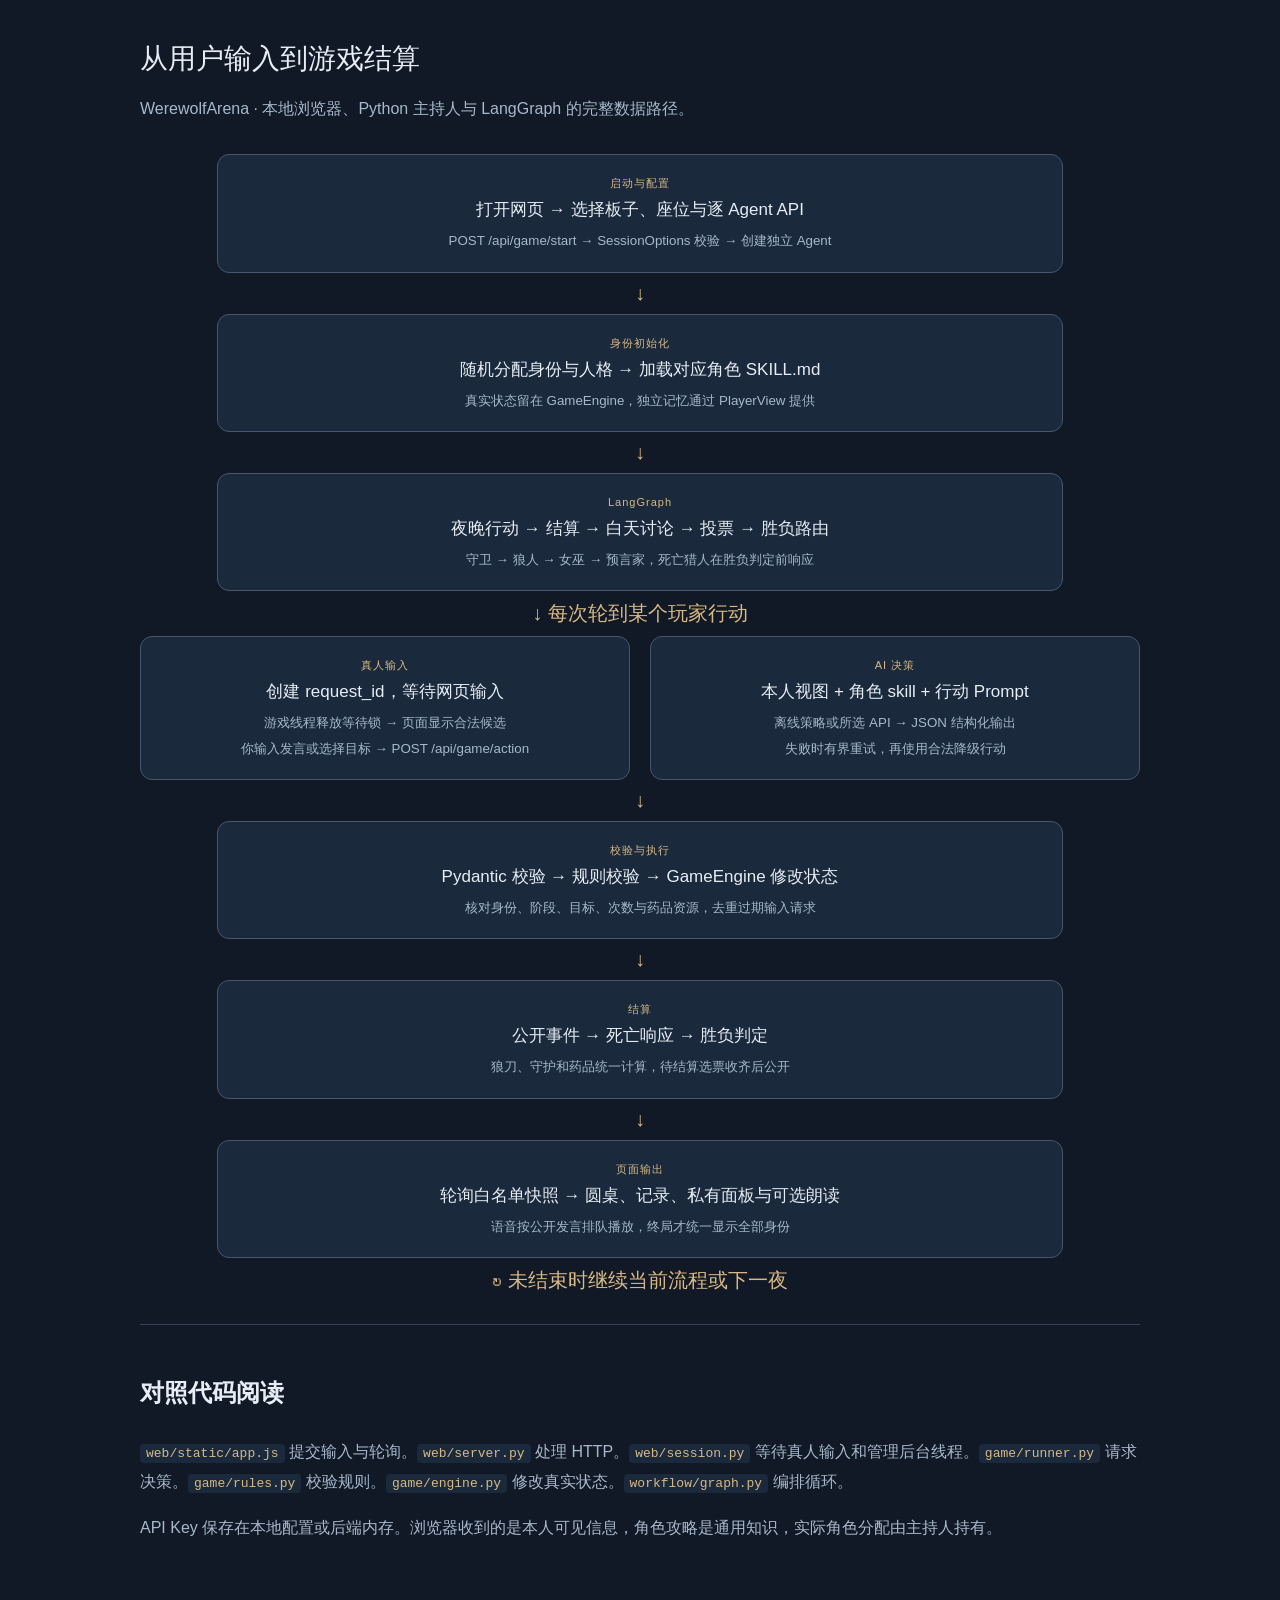
<file: docs/USER_INPUT_FLOW.html>
<!doctype html>
<html lang="zh-CN">
<head>
  <meta charset="utf-8">
  <meta name="viewport" content="width=device-width,initial-scale=1">
  <title>WerewolfArena 用户输入流程图</title>
  <style>
    /* 独立图解使用本地样式，直接打开 HTML 就能阅读，无需运行游戏。 */
    body { margin:0; background:#101925; color:#e6edf5; font-family:"Microsoft YaHei",sans-serif; padding:40px 20px; }
    main { max-width:1000px; margin:auto; }
    h1 { font-size:28px; font-weight:500; margin:0 0 12px; }
    p { color:#a8b8cb; line-height:1.9; }
    .track { display:flex; flex-direction:column; gap:9px; align-items:center; margin:30px 0; }
    .node { border:1px solid #46566e; background:#1a293c; border-radius:12px; padding:18px 22px; width:80%; text-align:center; }
    .node strong { display:block; font-weight:500; margin:7px 0; font-size:17px; }
    .node span { font-size:11px; letter-spacing:1px; color:#d8b884; }
    .node small { color:#a8b8cb; line-height:1.9; }
    .arrow { color:#d8b884; font-size:20px; }
    .split { display:grid; grid-template-columns:1fr 1fr; gap:20px; width:100%; }
    .split .node { width:auto; }
    .details { border-top:1px solid #344359; padding-top:24px; line-height:2; }
    code { color:#d8b884; background:#1a293c; padding:2px 6px; border-radius:4px; }
    @media(max-width:600px) { .node { width:88%; padding:15px; } .split { grid-template-columns:1fr; } h1 { font-size:22px; } }
  </style>
</head>
<body><main>
  <h1>从用户输入到游戏结算</h1>
  <p>WerewolfArena · 本地浏览器、Python 主持人与 LangGraph 的完整数据路径。</p>
  <div class="track">
    <div class="node"><span>启动与配置</span><strong>打开网页 → 选择板子、座位与逐 Agent API</strong><small>POST /api/game/start → SessionOptions 校验 → 创建独立 Agent</small></div>
    <div class="arrow">↓</div>
    <div class="node"><span>身份初始化</span><strong>随机分配身份与人格 → 加载对应角色 SKILL.md</strong><small>真实状态留在 GameEngine，独立记忆通过 PlayerView 提供</small></div>
    <div class="arrow">↓</div>
    <div class="node"><span>LangGraph</span><strong>夜晚行动 → 结算 → 白天讨论 → 投票 → 胜负路由</strong><small>守卫 → 狼人 → 女巫 → 预言家，死亡猎人在胜负判定前响应</small></div>
    <div class="arrow">↓ 每次轮到某个玩家行动</div>
    <div class="split">
      <div class="node"><span>真人输入</span><strong>创建 request_id，等待网页输入</strong><small>游戏线程释放等待锁 → 页面显示合法候选<br>你输入发言或选择目标 → POST /api/game/action</small></div>
      <div class="node"><span>AI 决策</span><strong>本人视图 + 角色 skill + 行动 Prompt</strong><small>离线策略或所选 API → JSON 结构化输出<br>失败时有界重试，再使用合法降级行动</small></div>
    </div>
    <div class="arrow">↓</div>
    <div class="node"><span>校验与执行</span><strong>Pydantic 校验 → 规则校验 → GameEngine 修改状态</strong><small>核对身份、阶段、目标、次数与药品资源，去重过期输入请求</small></div>
    <div class="arrow">↓</div>
    <div class="node"><span>结算</span><strong>公开事件 → 死亡响应 → 胜负判定</strong><small>狼刀、守护和药品统一计算，待结算选票收齐后公开</small></div>
    <div class="arrow">↓</div>
    <div class="node"><span>页面输出</span><strong>轮询白名单快照 → 圆桌、记录、私有面板与可选朗读</strong><small>语音按公开发言排队播放，终局才统一显示全部身份</small></div>
    <div class="arrow">↻ 未结束时继续当前流程或下一夜</div>
  </div>
  <section class="details">
    <h2>对照代码阅读</h2>
    <p><code>web/static/app.js</code> 提交输入与轮询。<code>web/server.py</code> 处理 HTTP。<code>web/session.py</code> 等待真人输入和管理后台线程。<code>game/runner.py</code> 请求决策。<code>game/rules.py</code> 校验规则。<code>game/engine.py</code> 修改真实状态。<code>workflow/graph.py</code> 编排循环。</p>
    <p>API Key 保存在本地配置或后端内存。浏览器收到的是本人可见信息，角色攻略是通用知识，实际角色分配由主持人持有。</p>
  </section>
</main></body></html>
</file>
